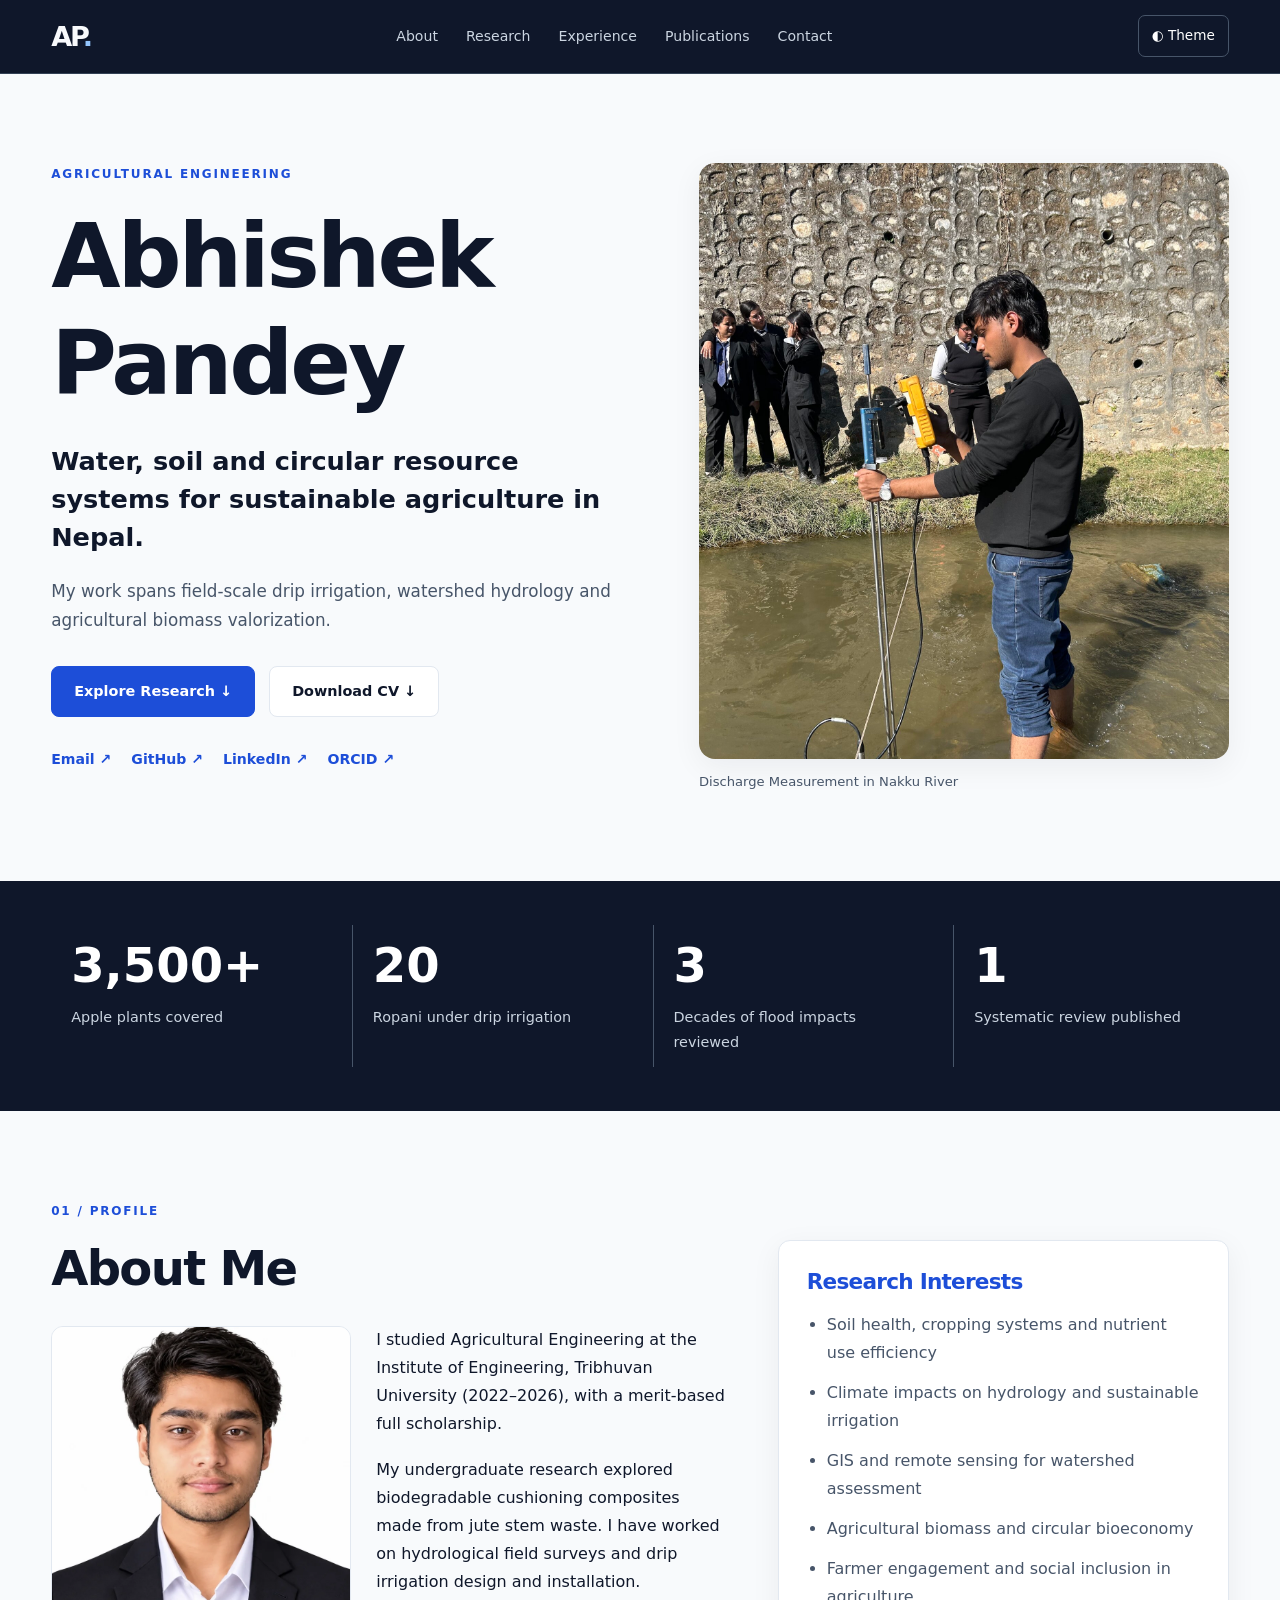
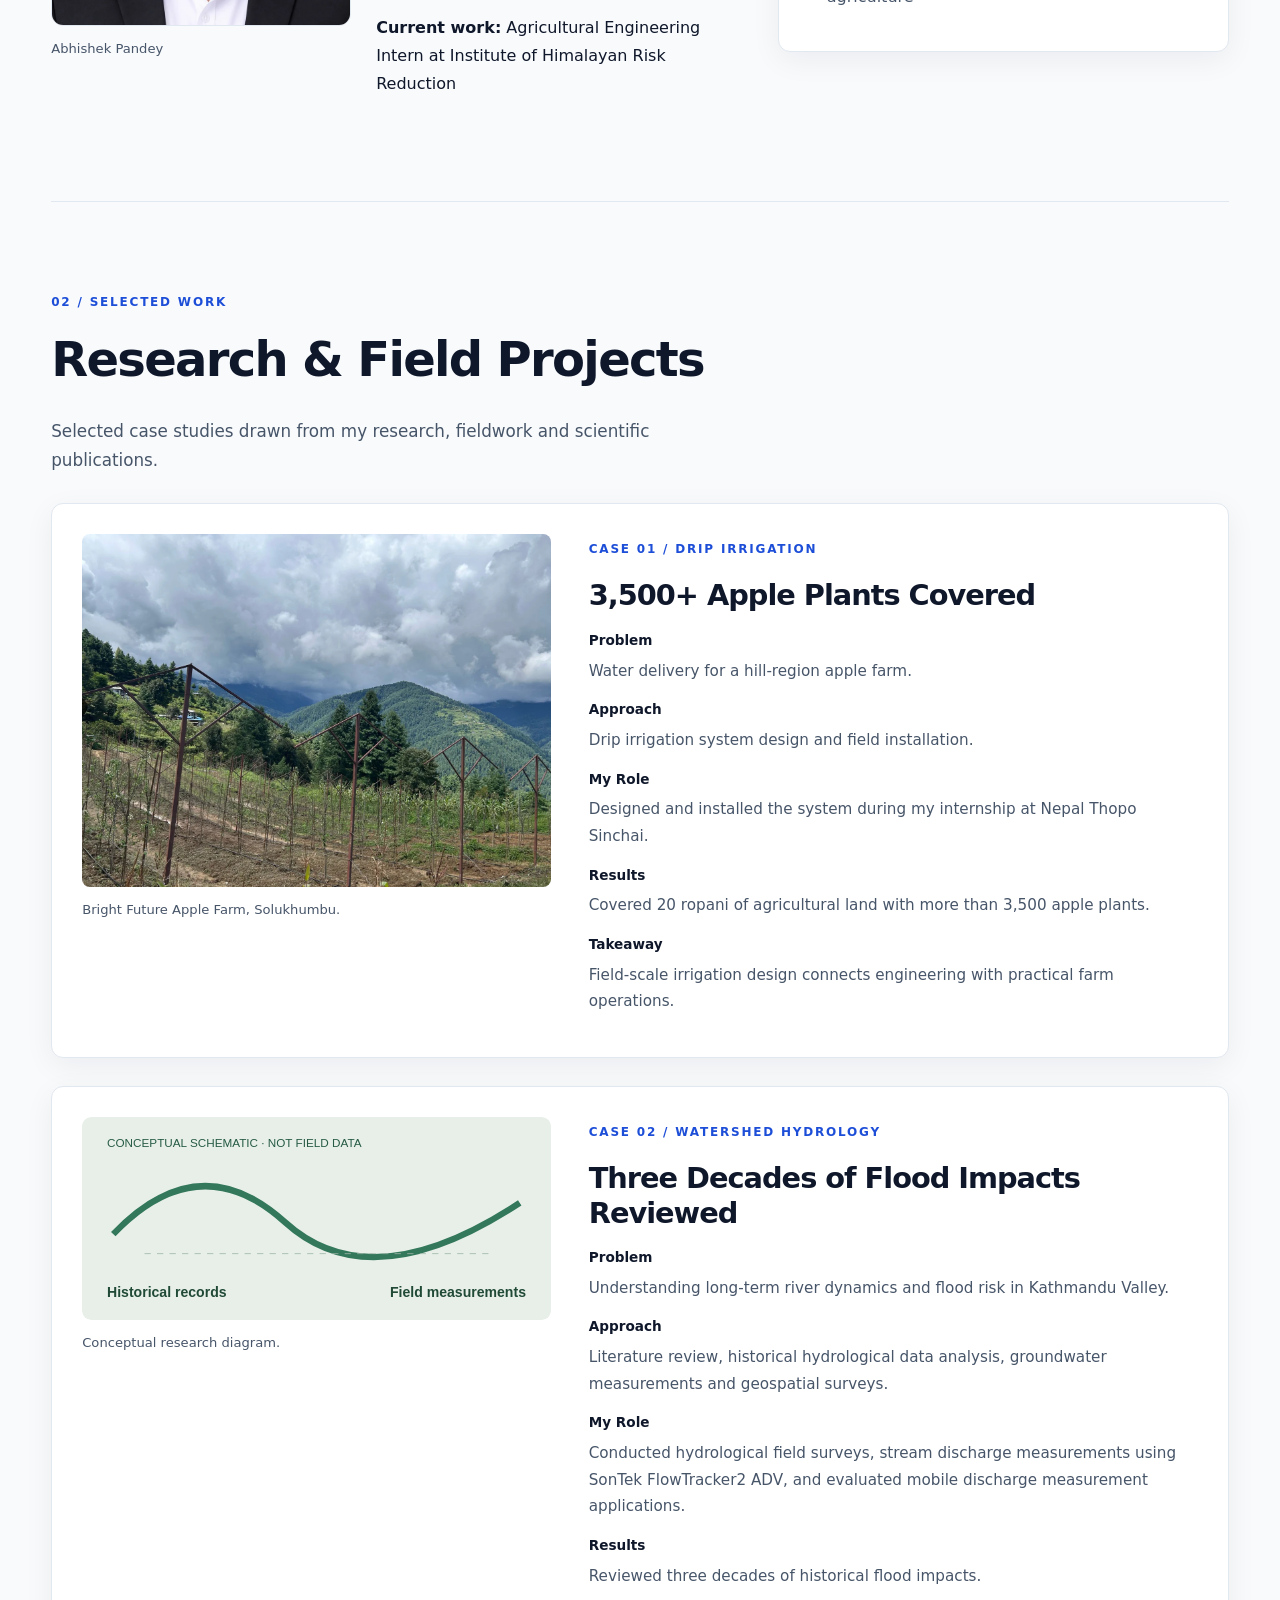
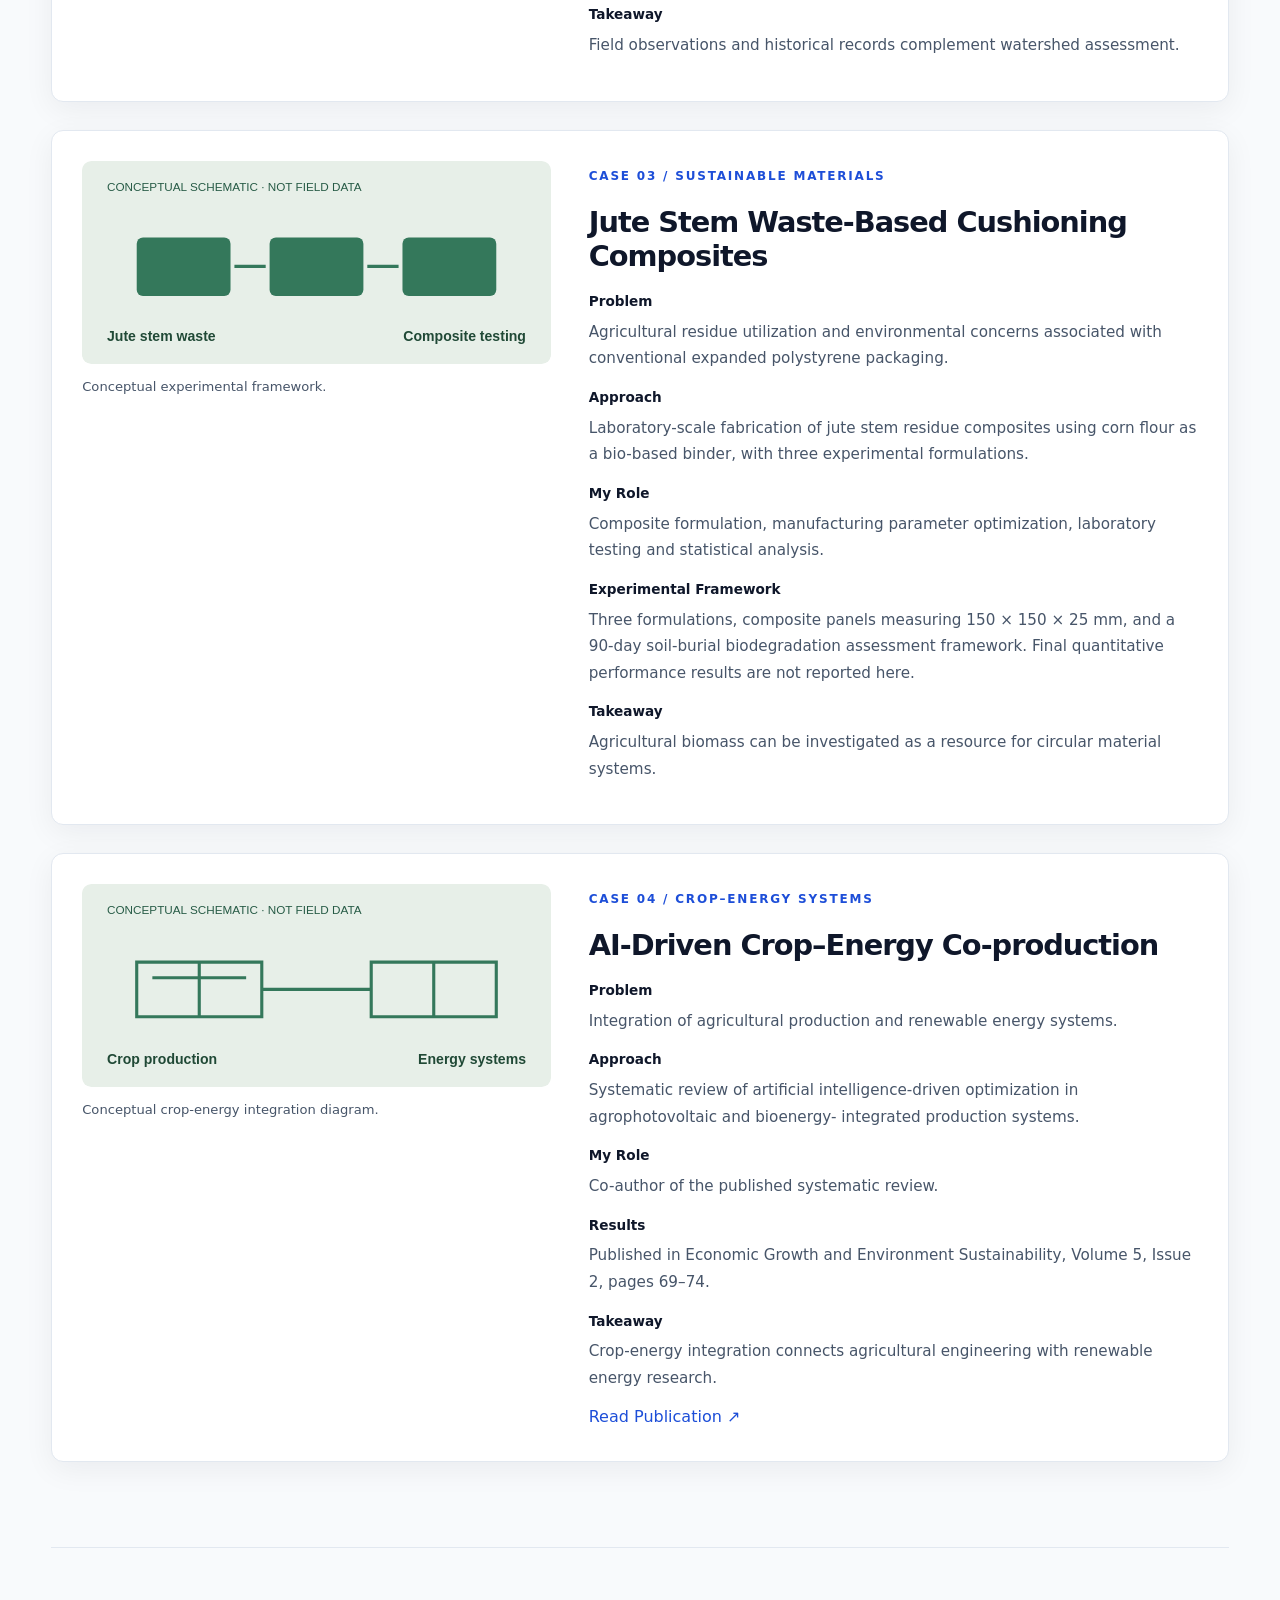
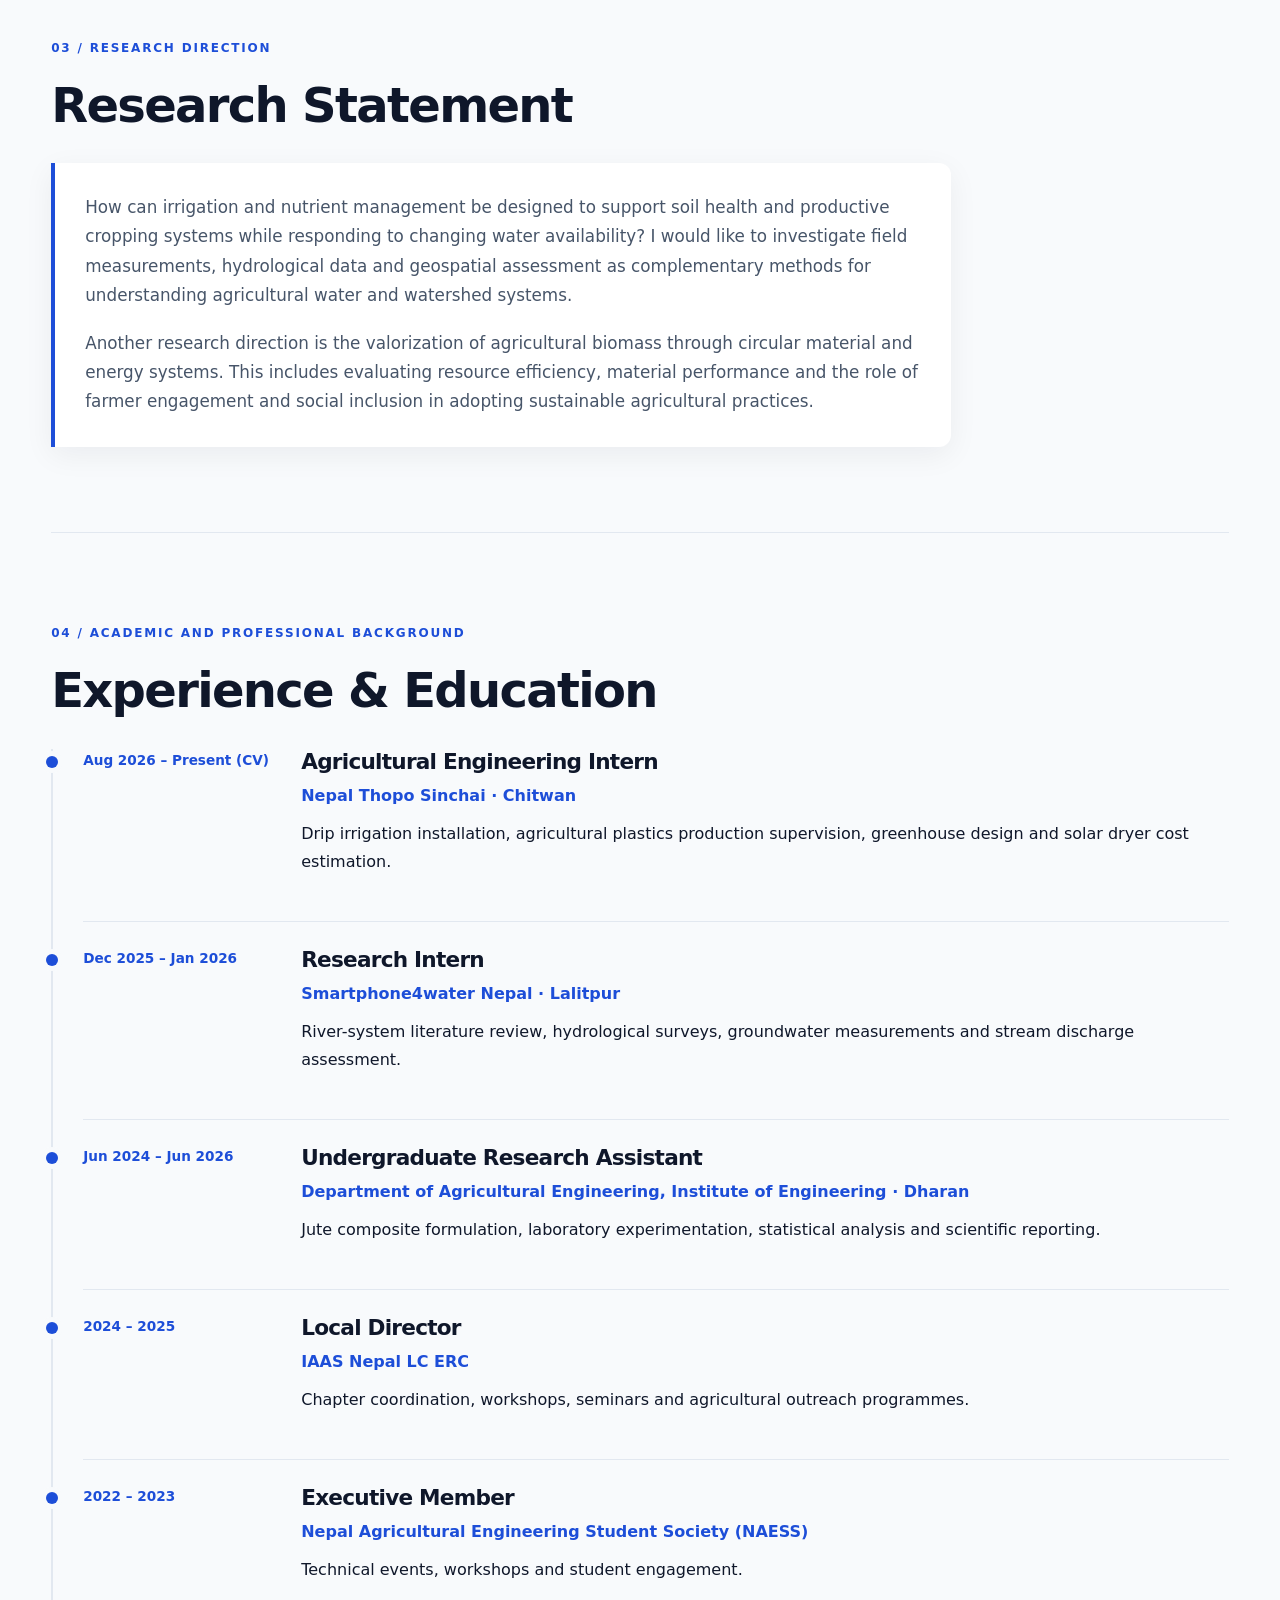
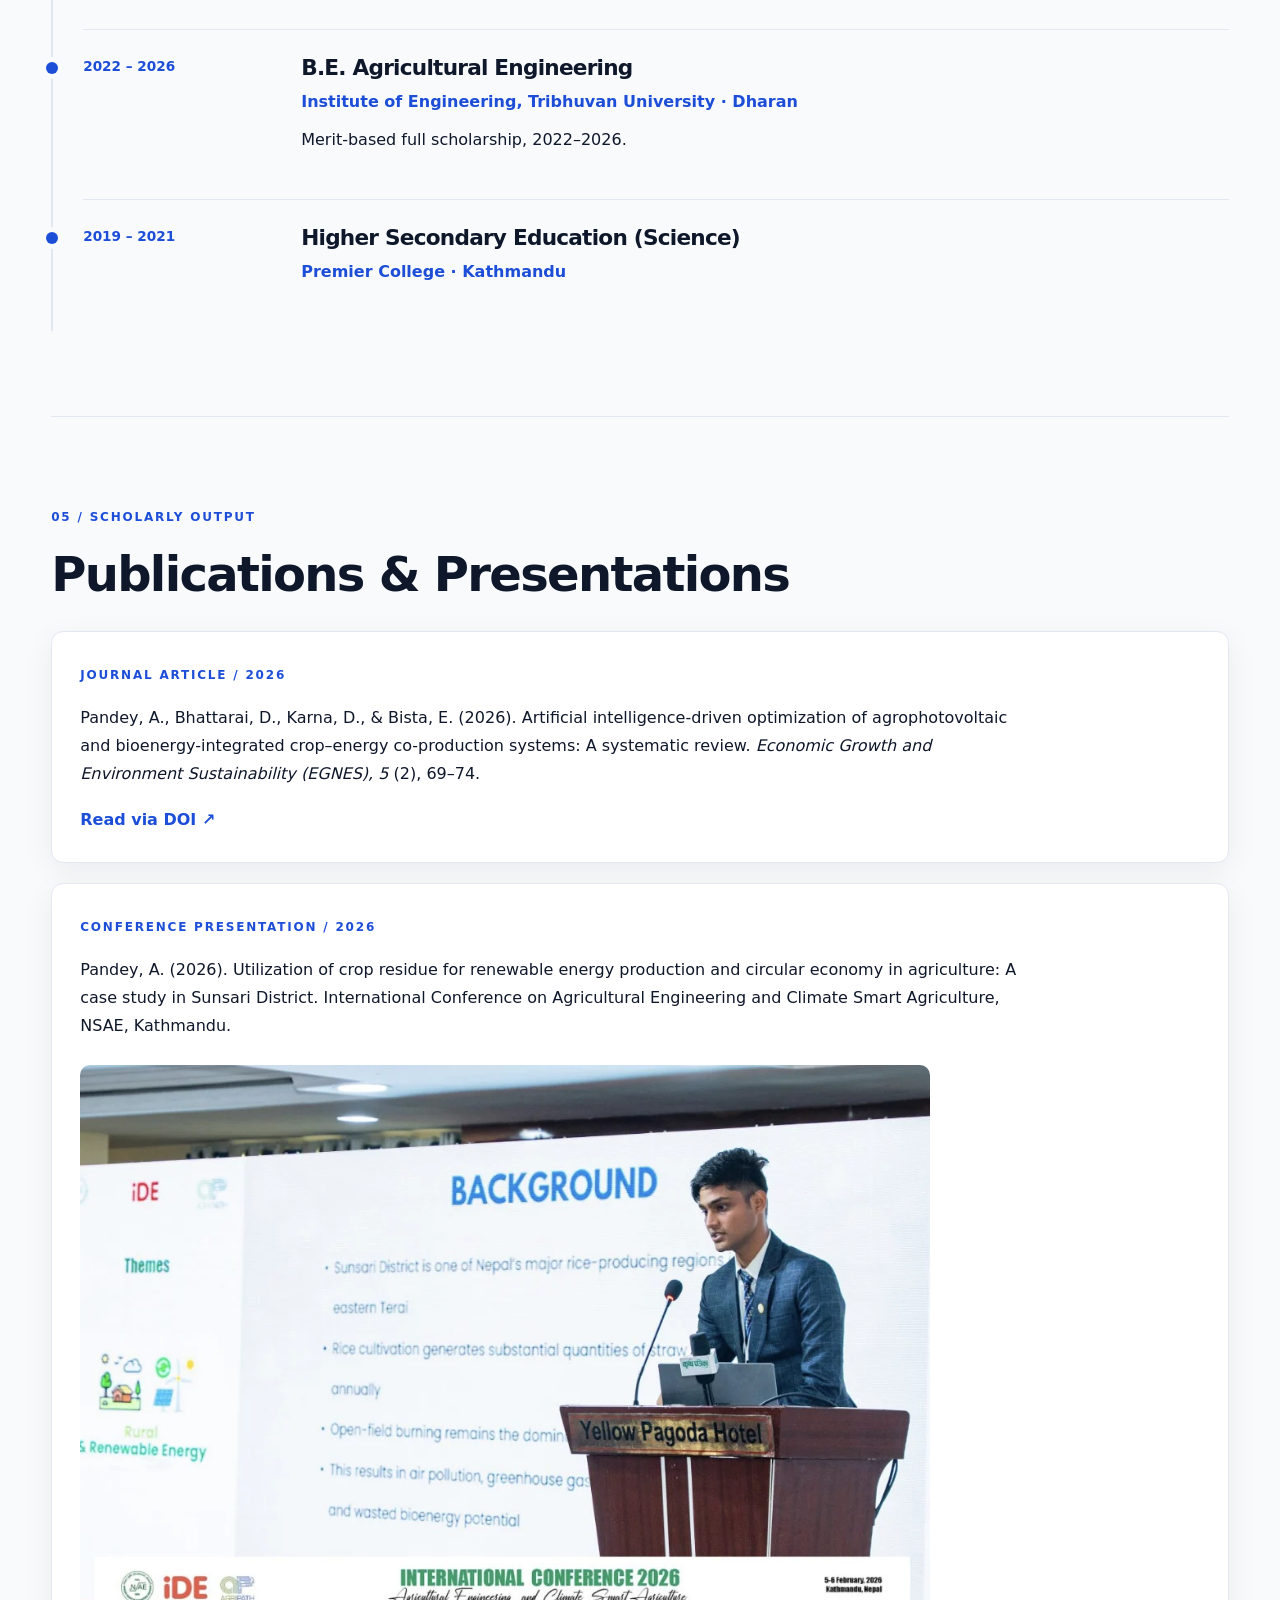
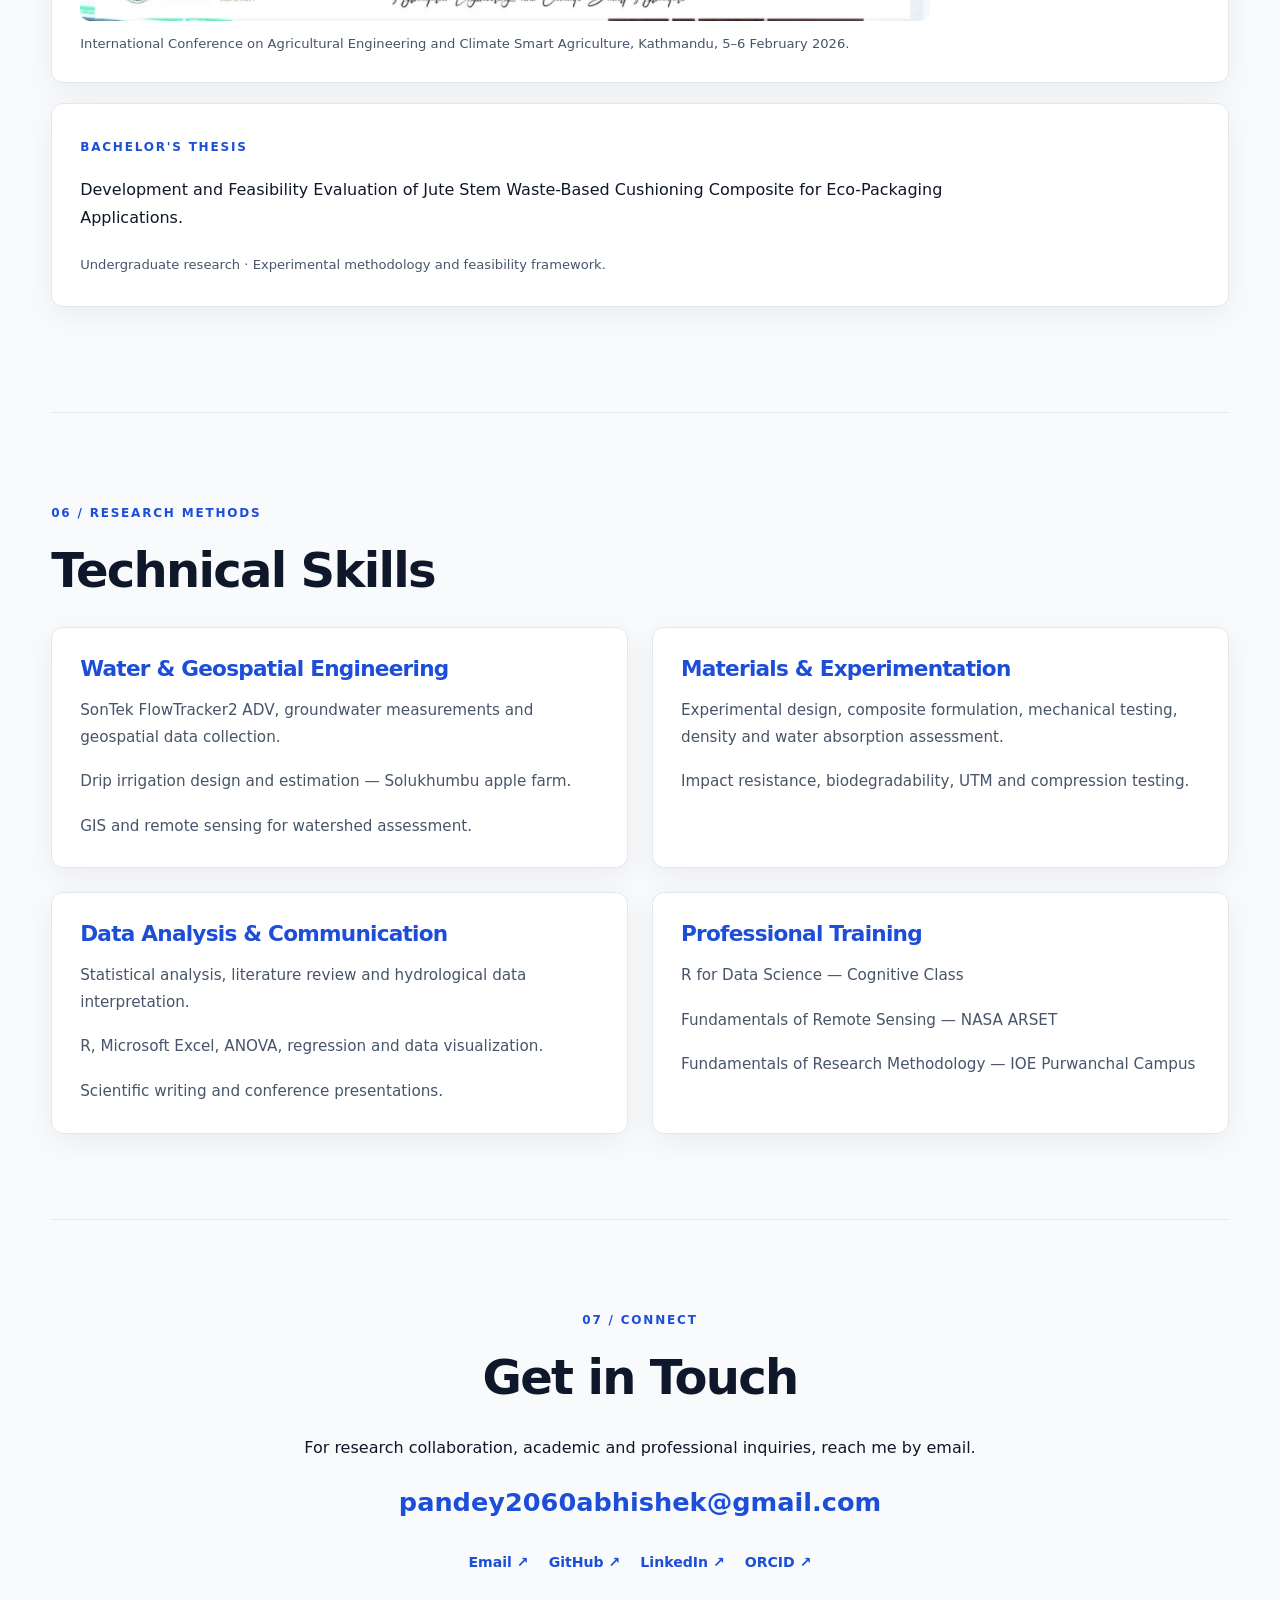
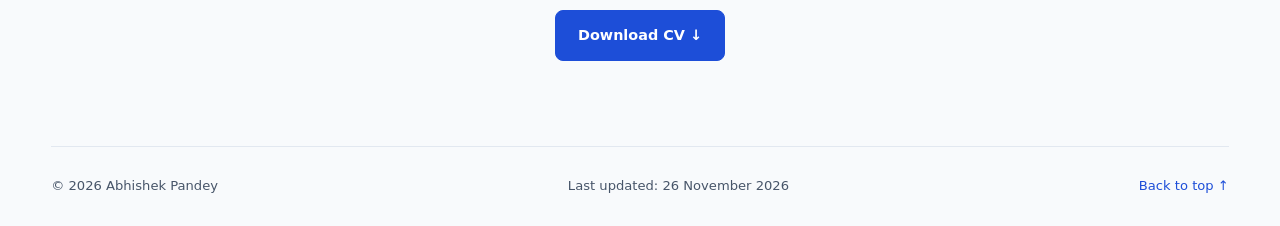
<file: index.html>
<!DOCTYPE html>
<html lang="en">

<head>

    <meta charset="UTF-8">

    <meta name="viewport"
          content="width=device-width, initial-scale=1.0">

    <title>
        Er. Abhishek Pandey | Agricultural Engineering Research Portfolio
    </title>

    <meta name="description"
          content="Abhishek Pandey’s agricultural engineering research in Nepal: irrigation, watershed hydrology, renewable energy, crop-energy systems and sustainable materials.">

    <link rel="canonical"
          href="https://erabhishekpandey.com.np/">

    <meta property="og:type"
          content="profile">

    <meta property="og:title"
          content="Abhishek Pandey | Agricultural Engineering Research">

    <meta property="og:description"
          content="Agricultural engineering research in Nepal: drip irrigation, watershed hydrology, renewable energy and sustainable agricultural materials.">

    <meta property="og:url"
          content="https://erabhishekpandey.com.np/">

    <meta property="og:image"
          content="https://erabhishekpandey.com.np/images/profile.webp">

    <meta property="og:image:alt"
          content="Professional portrait of Abhishek Pandey">

    <meta name="twitter:card"
          content="summary">

    <meta name="twitter:title"
          content="Abhishek Pandey | Agricultural Engineering Research">

    <meta name="twitter:description"
          content="Research in irrigation, hydrology, renewable energy and sustainable agriculture.">

    <meta name="twitter:image"
          content="https://erabhishekpandey.com.np/images/profile.webp">

    <!-- Structured Data -->

    <script type="application/ld+json">
    {
        "@context": "https://schema.org",
        "@type": "Person",
        "name": "Abhishek Pandey",
        "url": "https://erabhishekpandey.com.np/",
        "image": "https://erabhishekpandey.com.np/images/profile.webp",
        "email": "pandey2060abhishek@gmail.com",
        "jobTitle": "Agricultural Engineering Intern",
        "sameAs": [
            "https://github.com/erabhishekpandey",
            "https://www.linkedin.com/in/abhishek-pandey-92237333a/",
            "https://orcid.org/0009-0000-3780-7033"
        ],
        "alumniOf": {
            "@type": "CollegeOrUniversity",
            "name": "Tribhuvan University, Institute of Engineering"
        }
    }
    </script>

    <!-- Stylesheet -->

    <link rel="stylesheet" href="css/style.css">

    <!-- JavaScript -->

    <script src="js/theme.js"></script>
    <script src="js/main.js" defer></script>

    <!-- Privacy-friendly analytics can be added here -->

</head>

<body>

    <a class="skip" href="#main">
        Skip to content
    </a>

    <!-- =========================================
         HEADER AND NAVIGATION
    ========================================== -->

    <header class="header">

        <div class="nav-wrap">

            <a class="brand"
               href="#top"
               aria-label="Abhishek Pandey home">

                AP<span>.</span>

            </a>

            <button class="menu"
                    aria-controls="nav"
                    aria-expanded="false">

                Menu

            </button>

            <nav id="nav" aria-label="Main navigation">

                <a href="#about">About</a>

                <a href="#research">Research</a>

                <a href="#experience">Experience</a>

                <a href="#publications">Publications</a>

                <a href="#contact">Contact</a>

            </nav>

            <button id="theme"
                    aria-label="Switch color theme"
                    aria-pressed="false">

                ◐ <span>Theme</span>

            </button>

        </div>

    </header>

    <main id="main">

        <!-- =====================================
             HERO SECTION
        ====================================== -->

        <section class="hero wrap" id="top">

            <div>

                <span class="eyebrow">

                    AGRICULTURAL ENGINEERING  

                </span>

                <h1>
                    Abhishek<br>
                    Pandey
                </h1>

                <p class="position">

                    Water, soil and circular resource systems
                    for sustainable agriculture in Nepal.

                </p>

                <p class="lede">

                    My work spans field-scale drip irrigation,
                    watershed hydrology and agricultural biomass
                    valorization.

                </p>

                <div class="actions">

                    <a class="btn primary" href="#research">

                        Explore Research ↓

                    </a>

                    <a class="btn"
                       href="assets/cv.pdf"
                       download>

                        Download CV ↓

                    </a>

                </div>

                <div class="social">

                    <a href="mailto:pandey2060abhishek@gmail.com">

                        Email ↗

                    </a>

                    <a href="https://github.com/erabhishekpandey">

                        GitHub ↗

                    </a>

                    <a href="https://www.linkedin.com/in/abhishek-pandey-92237333a/">

                        LinkedIn ↗

                    </a>

                    <a href="https://orcid.org/0009-0000-3780-7033">

                        ORCID ↗

                    </a>

                </div>

            </div>

            <figure class="portrait hero-field">

                <img
                    src="images/Discharge.jpg"
                    alt="Discharge measurement"
                    width="1400"
                    height="1055"
                    fetchpriority="high">

                <figcaption>

                    Discharge Measurement in Nakku River 

                </figcaption>

            </figure>

        </section>

        <!-- =====================================
             RESEARCH IMPACT
        ====================================== -->

        <section class="impact"
                 aria-label="Documented project outcomes">

            <div class="wrap stats">

                <div>
                    <strong>3,500+</strong>
                    <span>Apple plants covered</span>
                </div>

                <div>
                    <strong>20</strong>
                    <span>Ropani under drip irrigation</span>
                </div>

                <div>
                    <strong>3</strong>
                    <span>Decades of flood impacts reviewed</span>
                </div>

                <div>
                    <strong>1</strong>
                    <span>Systematic review published</span>
                </div>

            </div>

        </section>

        <!-- =====================================
             ABOUT ME
        ====================================== -->

        <section class="wrap section" id="about">

            <div class="section-label">

                01 / PROFILE

            </div>

            <div class="about-grid">

                <div>

                    <h2>About Me</h2>

                    <figure class="about-portrait">

                        <img
                            src="images/profile.webp"
                            alt="Professional portrait of Abhishek Pandey"
                            width="850"
                            height="818"
                            loading="lazy">

                        <figcaption>
                            Abhishek Pandey
                        </figcaption>

                    </figure>

                    <p>

                        I studied Agricultural Engineering at
                        the Institute of Engineering, Tribhuvan
                        University (2022–2026), with a merit-based
                        full scholarship.

                    </p>

                    <p>

                        My undergraduate research explored
                        biodegradable cushioning composites made
                        from jute stem waste. I have worked on
                        hydrological field surveys and drip
                        irrigation design and installation.

                    </p>

                    <p>

                        <strong>Current work:</strong>

                        Agricultural Engineering Intern at
                        Institute of Himalayan Risk Reduction

                    </p>

                </div>

                <aside class="panel">

                    <h3>Research Interests</h3>

                    <ul>

                        <li>
                            Soil health, cropping systems and
                            nutrient use efficiency
                        </li>

                        <li>
                            Climate impacts on hydrology and
                            sustainable irrigation
                        </li>

                        <li>
                            GIS and remote sensing for
                            watershed assessment
                        </li>

                        <li>
                            Agricultural biomass and
                            circular bioeconomy
                        </li>

                        <li>
                            Farmer engagement and social
                            inclusion in agriculture
                        </li>

                    </ul>

                </aside>

            </div>

        </section>

        <!-- =====================================
             RESEARCH PROJECTS
        ====================================== -->

        <section class="wrap section" id="research">

            <div class="section-label">

                02 / SELECTED WORK

            </div>

            <h2>Research &amp; Field Projects</h2>

            <p class="lede">

                Selected case studies drawn from my research,
                fieldwork and scientific publications.

            </p>

            <!-- Project 01 -->

            <article class="case">

                <div class="case-image">

                    <img
                        src="images/apple-orchard.webp"
                        alt="Apple orchard irrigation project in the hills of Solukhumbu"
                        width="1400"
                        height="1055"
                        loading="lazy">

                    <p class="note">

                        Bright Future Apple Farm, Solukhumbu.

                    </p>

                </div>

                <div>

                    <span class="eyebrow">

                        CASE 01 / DRIP IRRIGATION

                    </span>

                    <h3>

                        3,500+ Apple Plants Covered

                    </h3>

                    <dl>

                        <dt>Problem</dt>

                        <dd>

                            Water delivery for a hill-region
                            apple farm.

                        </dd>

                        <dt>Approach</dt>

                        <dd>

                            Drip irrigation system design
                            and field installation.

                        </dd>

                        <dt>My Role</dt>

                        <dd>

                            Designed and installed the system
                            during my internship at Nepal
                            Thopo Sinchai.

                        </dd>

                        <dt>Results</dt>

                        <dd>

                            Covered 20 ropani of agricultural
                            land with more than 3,500 apple plants.

                        </dd>

                        <dt>Takeaway</dt>

                        <dd>

                            Field-scale irrigation design
                            connects engineering with practical
                            farm operations.

                        </dd>

                    </dl>

                </div>

            </article>

            <!-- Project 02 -->

            <article class="case">

                <div class="case-image">

                    <img
                        src="images/water.svg"
                        alt="Conceptual diagram of historical records and hydrological field measurements"
                        width="600"
                        height="260"
                        loading="lazy">

                    <p class="note">

                        Conceptual research diagram.

                    </p>

                </div>

                <div>

                    <span class="eyebrow">

                        CASE 02 / WATERSHED HYDROLOGY

                    </span>

                    <h3>

                        Three Decades of Flood Impacts Reviewed

                    </h3>

                    <dl>

                        <dt>Problem</dt>

                        <dd>

                            Understanding long-term river
                            dynamics and flood risk in
                            Kathmandu Valley.

                        </dd>

                        <dt>Approach</dt>

                        <dd>

                            Literature review, historical
                            hydrological data analysis,
                            groundwater measurements and
                            geospatial surveys.

                        </dd>

                        <dt>My Role</dt>

                        <dd>

                            Conducted hydrological field surveys,
                            stream discharge measurements using
                            SonTek FlowTracker2 ADV, and evaluated
                            mobile discharge measurement
                            applications.

                        </dd>

                        <dt>Results</dt>

                        <dd>

                            Reviewed three decades of
                            historical flood impacts.

                        </dd>

                        <dt>Takeaway</dt>

                        <dd>

                            Field observations and historical
                            records complement watershed
                            assessment.

                        </dd>

                    </dl>

                </div>

            </article>

            <!-- Project 03 -->

            <article class="case">

                <div class="case-image">

                    <img
                        src="images/materials.svg"
                        alt="Conceptual diagram of jute stem waste composite development and testing"
                        width="600"
                        height="260"
                        loading="lazy">

                    <p class="note">

                        Conceptual experimental framework.

                    </p>

                </div>

                <div>

                    <span class="eyebrow">

                        CASE 03 / SUSTAINABLE MATERIALS

                    </span>

                    <h3>

                        Jute Stem Waste-Based Cushioning Composites

                    </h3>

                    <dl>

                        <dt>Problem</dt>

                        <dd>

                            Agricultural residue utilization
                            and environmental concerns associated
                            with conventional expanded polystyrene
                            packaging.

                        </dd>

                        <dt>Approach</dt>

                        <dd>

                            Laboratory-scale fabrication of
                            jute stem residue composites using
                            corn flour as a bio-based binder,
                            with three experimental formulations.

                        </dd>

                        <dt>My Role</dt>

                        <dd>

                            Composite formulation, manufacturing
                            parameter optimization, laboratory
                            testing and statistical analysis.

                        </dd>

                        <dt>Experimental Framework</dt>

                        <dd>

                            Three formulations, composite panels
                            measuring 150 × 150 × 25 mm, and a
                            90-day soil-burial biodegradation
                            assessment framework.

                            Final quantitative performance
                            results are not reported here.

                        </dd>

                        <dt>Takeaway</dt>

                        <dd>

                            Agricultural biomass can be
                            investigated as a resource for
                            circular material systems.

                        </dd>

                    </dl>

                </div>

            </article>

            <!-- Project 04 -->

            <article class="case">

                <div class="case-image">

                    <img
                        src="images/energy.svg"
                        alt="Conceptual diagram connecting crop production and renewable energy systems"
                        width="600"
                        height="260"
                        loading="lazy">

                    <p class="note">

                        Conceptual crop-energy integration diagram.

                    </p>

                </div>

                <div>

                    <span class="eyebrow">

                        CASE 04 / CROP–ENERGY SYSTEMS

                    </span>

                    <h3>

                        AI-Driven Crop–Energy Co-production

                    </h3>

                    <dl>

                        <dt>Problem</dt>

                        <dd>

                            Integration of agricultural
                            production and renewable energy
                            systems.

                        </dd>

                        <dt>Approach</dt>

                        <dd>

                            Systematic review of artificial
                            intelligence-driven optimization
                            in agrophotovoltaic and bioenergy-
                            integrated production systems.

                        </dd>

                        <dt>My Role</dt>

                        <dd>

                            Co-author of the published
                            systematic review.

                        </dd>

                        <dt>Results</dt>

                        <dd>

                            Published in Economic Growth and
                            Environment Sustainability,
                            Volume 5, Issue 2, pages 69–74.

                        </dd>

                        <dt>Takeaway</dt>

                        <dd>

                            Crop-energy integration connects
                            agricultural engineering with
                            renewable energy research.

                        </dd>

                    </dl>

                    <a href="https://doi.org/10.26480/egnes.02.2026.69.74">

                        Read Publication ↗

                    </a>

                </div>

            </article>

        </section>

        <!-- =====================================
             RESEARCH STATEMENT
        ====================================== -->

        <section class="wrap section" id="statement">

            <div class="section-label">

                03 / RESEARCH DIRECTION

            </div>

            <h2>Research Statement</h2>

            <div class="statement">

                <p>

                    How can irrigation and nutrient management
                    be designed to support soil health and
                    productive cropping systems while responding
                    to changing water availability?

                    I would like to investigate field
                    measurements, hydrological data and
                    geospatial assessment as complementary
                    methods for understanding agricultural
                    water and watershed systems.

                </p>

                <p>

                    Another research direction is the
                    valorization of agricultural biomass
                    through circular material and energy
                    systems. This includes evaluating resource
                    efficiency, material performance and the
                    role of farmer engagement and social
                    inclusion in adopting sustainable
                    agricultural practices.

                </p>

            </div>

        </section>

        <!-- =====================================
             EXPERIENCE AND EDUCATION
        ====================================== -->

        <section class="wrap section" id="experience">

            <div class="section-label">

                04 / ACADEMIC AND PROFESSIONAL BACKGROUND

            </div>

            <h2>Experience &amp; Education</h2>

            <div class="timeline">

                <article>

                    <time>Aug 2026 – Present (CV)</time>

                    <div>

                        <h3>Agricultural Engineering Intern</h3>

                        <p class="org">

                            Nepal Thopo Sinchai · Chitwan

                        </p>

                        <p>

                            Drip irrigation installation,
                            agricultural plastics production
                            supervision, greenhouse design
                            and solar dryer cost estimation.

                        </p>

                    </div>

                </article>

                <article>

                    <time>Dec 2025 – Jan 2026</time>

                    <div>

                        <h3>Research Intern</h3>

                        <p class="org">

                            Smartphone4water Nepal · Lalitpur

                        </p>

                        <p>

                            River-system literature review,
                            hydrological surveys, groundwater
                            measurements and stream discharge
                            assessment.

                        </p>

                    </div>

                </article>

                <article>

                    <time>Jun 2024 – Jun 2026</time>

                    <div>

                        <h3>Undergraduate Research Assistant</h3>

                        <p class="org">

                            Department of Agricultural Engineering,
                            Institute of Engineering · Dharan

                        </p>

                        <p>

                            Jute composite formulation,
                            laboratory experimentation,
                            statistical analysis and
                            scientific reporting.

                        </p>

                    </div>

                </article>

                <article>

                    <time>2024 – 2025</time>

                    <div>

                        <h3>Local Director</h3>

                        <p class="org">IAAS Nepal LC ERC</p>

                        <p>

                            Chapter coordination, workshops,
                            seminars and agricultural
                            outreach programmes.

                        </p>

                    </div>

                </article>

                <article>

                    <time>2022 – 2023</time>

                    <div>

                        <h3>Executive Member</h3>

                        <p class="org">

                            Nepal Agricultural Engineering
                            Student Society (NAESS)

                        </p>

                        <p>

                            Technical events, workshops
                            and student engagement.

                        </p>

                    </div>

                </article>

                <article>

                    <time>2022 – 2026</time>

                    <div>

                        <h3>B.E. Agricultural Engineering</h3>

                        <p class="org">

                            Institute of Engineering,
                            Tribhuvan University · Dharan

                        </p>

                        <p>

                            Merit-based full scholarship,
                            2022–2026.

                        </p>

                    </div>

                </article>

                <article>

                    <time>2019 – 2021</time>

                    <div>

                        <h3>

                            Higher Secondary Education
                            (Science)

                        </h3>

                        <p class="org">

                            Premier College · Kathmandu

                        </p>

                    </div>

                </article>

            </div>

        </section>

        <!-- =====================================
             PUBLICATIONS
        ====================================== -->

        <section class="wrap section" id="publications">

            <div class="section-label">

                05 / SCHOLARLY OUTPUT

            </div>

            <h2>Publications &amp; Presentations</h2>

            <article class="output">

                <span class="eyebrow">

                    JOURNAL ARTICLE / 2026

                </span>

                <p>

                    Pandey, A., Bhattarai, D., Karna, D.,
                    &amp; Bista, E. (2026).

                    Artificial intelligence-driven optimization
                    of agrophotovoltaic and bioenergy-integrated
                    crop–energy co-production systems:
                    A systematic review.

                    <em>

                        Economic Growth and Environment
                        Sustainability (EGNES), 5

                    </em>

                    (2), 69–74.

                </p>

                <a href="https://doi.org/10.26480/egnes.02.2026.69.74">

                    Read via DOI ↗

                </a>

            </article>

            <article class="output">

                <span class="eyebrow">

                    CONFERENCE PRESENTATION / 2026

                </span>

                <p>

                    Pandey, A. (2026).

                    Utilization of crop residue for renewable
                    energy production and circular economy in
                    agriculture: A case study in Sunsari
                    District.

                    International Conference on Agricultural
                    Engineering and Climate Smart Agriculture,
                    NSAE, Kathmandu.

                </p>

                <figure class="conference-photo">

                    <img
                        src="images/conference.webp"
                        alt="Abhishek Pandey presenting research on crop residue utilization at an agricultural engineering conference"
                        width="1038"
                        height="678"
                        loading="lazy">

                    <figcaption>

                        International Conference on Agricultural
                        Engineering and Climate Smart Agriculture,
                        Kathmandu, 5–6 February 2026.

                    </figcaption>

                </figure>

            </article>

            <article class="output">

                <span class="eyebrow">

                    BACHELOR'S THESIS

                </span>

                <p>

                    Development and Feasibility Evaluation
                    of Jute Stem Waste-Based Cushioning Composite
                    for Eco-Packaging Applications.

                </p>

                <span class="note">

                    Undergraduate research · Experimental
                    methodology and feasibility framework.

                </span>

            </article>

        </section>

        <!-- =====================================
             TECHNICAL SKILLS
        ====================================== -->

        <section class="wrap section" id="skills">

            <div class="section-label">

                06 / RESEARCH METHODS

            </div>

            <h2>Technical Skills</h2>

            <div class="skill-grid">

                <article class="panel">

                    <h3>Water &amp; Geospatial Engineering</h3>

                    <p>

                        SonTek FlowTracker2 ADV,
                        groundwater measurements and
                        geospatial data collection.

                    </p>

                    <p>

                        Drip irrigation design and estimation
                        — Solukhumbu apple farm.

                    </p>

                    <p>

                        GIS and remote sensing for
                        watershed assessment.

                    </p>

                </article>

                <article class="panel">

                    <h3>Materials &amp; Experimentation</h3>

                    <p>

                        Experimental design, composite
                        formulation, mechanical testing,
                        density and water absorption
                        assessment.

                    </p>

                    <p>

                        Impact resistance, biodegradability,
                        UTM and compression testing.

                    </p>

                </article>

                <article class="panel">

                    <h3>Data Analysis &amp; Communication</h3>

                    <p>

                        Statistical analysis, literature
                        review and hydrological data
                        interpretation.

                    </p>

                    <p>

                        R, Microsoft Excel, ANOVA,
                        regression and data visualization.

                    </p>

                    <p>

                        Scientific writing and conference
                        presentations.

                    </p>

                </article>

                <article class="panel">

                    <h3>Professional Training</h3>

                    <p>

                        R for Data Science — Cognitive Class

                    </p>

                    <p>

                        Fundamentals of Remote Sensing
                        — NASA ARSET

                    </p>

                    <p>

                        Fundamentals of Research Methodology
                        — IOE Purwanchal Campus

                    </p>

                </article>

            </div>

        </section>

        <!-- =====================================
             CONTACT
        ====================================== -->

        <section class="wrap section contact" id="contact">

            <div class="section-label">

                07 / CONNECT

            </div>

            <h2>Get in Touch</h2>

            <p>

                For research collaboration, academic and
                professional inquiries, reach me by email.

            </p>

            <a class="email"
               href="mailto:pandey2060abhishek@gmail.com">

                pandey2060abhishek@gmail.com

            </a>

            <div class="social">

                <a href="mailto:pandey2060abhishek@gmail.com">

                    Email ↗

                </a>

                <a href="https://github.com/erabhishekpandey">

                    GitHub ↗

                </a>

                <a href="https://www.linkedin.com/in/abhishek-pandey-92237333a/">

                    LinkedIn ↗

                </a>

                <a href="https://orcid.org/0009-0000-3780-7033">

                    ORCID ↗

                </a>

            </div>

            <a class="btn primary"
               href="assets/cv.pdf"
               download>

                Download CV ↓

            </a>

        </section>

    </main>

    <!-- =========================================
         FOOTER
    ========================================== -->

    <footer class="wrap footer">

        <span>

            © 2026 Abhishek Pandey

        </span>

        <span>

            Last updated:

            <time datetime="2026-11-26">

                26 November 2026

            </time>

        </span>

        <a href="#top">

            Back to top ↑

        </a>

    </footer>

</body>

</html>
</file>
<file: css/style.css>
/* ==========================================
   ABHISHEK PANDEY — ACADEMIC PORTFOLIO
   Professional Navy Blue Theme
========================================== */


/* 01. LIGHT THEME */

:root {

    color-scheme: light;

    --bg: #F8FAFC;
    --surface: #FFFFFF;
    --text: #0F172A;
    --muted: #475569;

    --accent: #1D4ED8;
    --accent-hover: #1E40AF;

    --border: #E2E8F0;
    --soft: #EFF6FF;

    --nav-bg: #0F172A;
    --nav-text: #F8FAFC;
    --nav-accent: #93C5FD;

    --impact-bg: #0F172A;
    --impact-text: #FFFFFF;

    --shadow: 0 8px 30px rgba(15, 23, 42, 0.06);

    --radius: 12px;
    --max-width: 1200px;

}


/* 02. DARK THEME */

[data-theme="dark"],
html.dark,
body.dark,
.dark-mode {

    color-scheme: dark;

    --bg: #0B1120;
    --surface: #111C30;
    --text: #F1F5F9;
    --muted: #B6C2D3;

    --accent: #93C5FD;
    --accent-hover: #BFDBFE;

    --border: #334155;
    --soft: #172554;

    --nav-bg: #080F1C;
    --nav-text: #F8FAFC;
    --nav-accent: #93C5FD;

    --impact-bg: #111C30;
    --impact-text: #FFFFFF;

    --shadow: 0 8px 30px rgba(0, 0, 0, 0.18);

}


/* 03. GLOBAL SETTINGS */

*,
*::before,
*::after {

    box-sizing: border-box;

}

html {

    scroll-behavior: smooth;
    scroll-padding-top: 100px;

}

body {

    margin: 0;

    background: var(--bg);
    color: var(--text);

    font-family: system-ui, -apple-system,
                 BlinkMacSystemFont, "Segoe UI",
                 sans-serif;

    font-size: 16px;
    line-height: 1.75;

    -webkit-font-smoothing: antialiased;

    transition: background-color 0.2s ease,
                color 0.2s ease;

}

img {

    display: block;
    max-width: 100%;
    height: auto;

}

figure {

    margin: 0;

}

a {

    color: var(--accent);
    text-decoration: none;
    overflow-wrap: anywhere;

}

a:hover {

    text-decoration: underline;
    text-underline-offset: 5px;

}

button {

    font: inherit;
    cursor: pointer;

}

a:focus-visible,
button:focus-visible {

    outline: 3px solid var(--accent);
    outline-offset: 5px;

}

::selection {

    background: #BFDBFE;
    color: #0F172A;

}


/* 04. TYPOGRAPHY */

h1,
h2,
h3 {

    color: var(--text);
    line-height: 1.2;
    margin-top: 0;
    letter-spacing: -0.035em;

}

h1 {

    font-size: clamp(3rem, 7vw, 6rem);
    font-weight: 750;
    margin-bottom: 24px;

}

h1 span {

    color: var(--accent);

}

h2 {

    font-size: clamp(1.9rem, 4vw, 3rem);
    font-weight: 700;
    margin-bottom: 28px;

}

h3 {

    font-size: 1.35rem;
    font-weight: 650;
    margin-bottom: 15px;

}

p {

    margin-top: 0;
    margin-bottom: 18px;

}

.eyebrow,
.section-label {

    display: inline-block;

    font-size: 0.75rem;
    font-weight: 700;
    letter-spacing: 0.15em;
    text-transform: uppercase;

    color: var(--accent);

    margin-bottom: 18px;

}

.lede {

    color: var(--muted);
    font-size: 1.05rem;
    max-width: 700px;

}

.note,
figcaption {

    color: var(--muted);
    font-size: 0.82rem;
    line-height: 1.6;

}

figcaption {

    margin-top: 12px;

}


/* 05. CONTAINERS */

.wrap {

    width: min(92%, var(--max-width));
    margin-inline: auto;

}

.section {

    padding-block: 85px;
    border-bottom: 1px solid var(--border);

}


/* 06. ACCESSIBILITY */

.skip {

    position: absolute;
    top: -100px;
    left: 20px;

    padding: 12px 20px;

    background: #1D4ED8;
    color: #FFFFFF;

    border-radius: 6px;

    z-index: 9999;

}

.skip:focus {

    top: 10px;

}


/* 07. NAVIGATION */

.header {

    position: sticky;
    top: 0;
    z-index: 1000;

    background: var(--nav-bg);
    border-bottom: 1px solid #334155;

}

.nav-wrap {

    width: min(92%, var(--max-width));
    margin-inline: auto;

    min-height: 72px;

    display: flex;
    align-items: center;
    justify-content: space-between;

    gap: 24px;

}

.brand {

    font-size: 1.7rem;
    font-weight: 800;
    letter-spacing: -0.08em;

    color: var(--nav-text);

}

.brand span {

    color: var(--nav-accent);

}

.brand:hover {

    text-decoration: none;

}

#nav {

    display: flex;
    align-items: center;
    gap: 28px;

}

#nav a {

    color: #CBD5E1;
    font-size: 0.88rem;
    font-weight: 500;

    padding-block: 24px;

    transition: color 0.2s ease;

}

#nav a:hover,
#nav a.active,
#nav a[aria-current] {

    color: #FFFFFF;

}

#nav a.active,
#nav a[aria-current] {

    text-decoration: underline;
    text-decoration-color: #93C5FD;
    text-underline-offset: 8px;

}

#theme,
.menu {

    border: 1px solid #475569;
    border-radius: 7px;

    background: transparent;
    color: #FFFFFF;

    padding: 8px 13px;
    font-size: 0.85rem;

}

#theme:hover,
.menu:hover {

    background: #334155;

}

.header :focus-visible {

    outline-color: #93C5FD;

}

.menu {

    display: none;

}


/* 08. HERO SECTION */

.hero {

    min-height: 620px;
    padding-block: 85px;

    display: grid;

    grid-template-columns:
        minmax(0, 1.1fr)
        minmax(0, 1fr);

    align-items: center;
    gap: 65px;

}

.position {

    font-size: clamp(1.2rem, 2.5vw, 1.6rem);
    line-height: 1.5;
    font-weight: 550;

    color: var(--text);

    margin-bottom: 20px;

}

.hero-field {

    align-self: center;

}

.hero-field img {

    width: 100%;
    aspect-ratio: 4 / 4.5;

    object-fit: cover;

    border-radius: 16px;

    box-shadow: var(--shadow);

}


/* 09. BUTTONS */

.actions {

    display: flex;
    flex-wrap: wrap;
    gap: 14px;

    margin-block: 30px;

}

.btn {

    display: inline-flex;

    justify-content: center;
    align-items: center;

    min-height: 46px;

    padding: 12px 22px;

    color: var(--text);
    background: var(--surface);

    border: 1px solid var(--border);
    border-radius: 8px;

    font-size: 0.9rem;
    font-weight: 650;

    transition: background-color 0.2s ease,
                transform 0.2s ease;

}

.btn:hover {

    background: var(--soft);
    text-decoration: none;
    transform: translateY(-2px);

}

.btn.primary {

    background: #1D4ED8;
    color: #FFFFFF;
    border-color: #1D4ED8;

}

.btn.primary:hover {

    background: #1E40AF;
    border-color: #1E40AF;

}


/* 10. SOCIAL LINKS */

.social {

    display: flex;
    flex-wrap: wrap;

    gap: 20px;

    margin-block: 25px;

}

.social a {

    font-size: 0.88rem;
    font-weight: 600;

    color: var(--accent);

}


/* 11. RESEARCH IMPACT STRIP */

.impact {

    background: var(--impact-bg);
    color: var(--impact-text);

    padding-block: 44px;

}

.stats {

    display: grid;
    grid-template-columns: repeat(4, 1fr);

    gap: 25px;

}

.stats > div {

    padding: 12px 20px;

    border-left: 1px solid #475569;

}

.stats > div:first-child {

    border-left: none;

}

.stats strong {

    display: block;

    color: #FFFFFF;

    font-size: clamp(2rem, 4vw, 3rem);
    font-weight: 750;

    font-variant-numeric: tabular-nums;
    line-height: 1.2;

    margin-bottom: 10px;

}

.stats span {

    display: block;

    color: #CBD5E1;
    font-size: 0.9rem;

}


/* 12. ABOUT SECTION */

.about-grid {

    display: grid;

    grid-template-columns:
        minmax(0, 1.5fr)
        minmax(0, 1fr);

    gap: 50px;
    align-items: start;

}

.about-portrait {

    width: 300px;

    float: left;

    margin: 0 25px 15px 0;

}

.about-portrait img {

    aspect-ratio: 1 / 1;
    width: 100%;

    object-fit: cover;

    border-radius: 12px;

    border: 1px solid var(--border);

}

.about-grid > div::after {

    content: "";
    display: block;
    clear: both;

}


/* 13. PANELS */

.panel {

    background: var(--surface);

    border: 1px solid var(--border);
    border-radius: var(--radius);

    padding: 28px;

    box-shadow: var(--shadow);

}

.panel h3 {

    color: var(--accent);

}

.panel p {

    color: var(--muted);
    font-size: 0.95rem;

}

.panel p:last-child {

    margin-bottom: 0;

}

.panel ul {

    padding-left: 20px;

    margin-bottom: 0;

}

.panel li {

    margin-bottom: 12px;
    color: var(--muted);

}


/* 14. RESEARCH CASE STUDIES */

.case {

    display: grid;

    grid-template-columns:
        minmax(0, 1fr)
        minmax(0, 1.3fr);

    gap: 38px;

    align-items: start;

    padding: 30px;

    margin-top: 28px;

    background: var(--surface);

    border: 1px solid var(--border);
    border-radius: var(--radius);

    box-shadow: var(--shadow);

}

.case-image img {

    width: 100%;

    border-radius: 8px;
    object-fit: cover;

}

.case-image .note {

    margin-top: 12px;

}

.case h3 {

    font-size: clamp(1.3rem, 3vw, 1.8rem);

}

.case dl {

    margin-bottom: 0;

}

.case dt {

    color: var(--text);

    font-weight: 700;
    font-size: 0.85rem;

    margin-top: 14px;

}

.case dd {

    margin: 5px 0 12px;

    color: var(--muted);

    font-size: 0.95rem;

}


/* 15. RESEARCH STATEMENT */

.statement {

    max-width: 900px;

    padding: 30px;

    border-left: 4px solid var(--accent);

    border-radius: 0 12px 12px 0;

    background: var(--surface);

    box-shadow: var(--shadow);

}

.statement p {

    font-size: 1.05rem;
    color: var(--muted);

}

.statement p:last-child {

    margin-bottom: 0;

}


/* 16. EXPERIENCE TIMELINE */

.timeline {

    margin-top: 30px;

    border-left: 2px solid var(--border);

    padding-left: 30px;

}

.timeline article {

    position: relative;

    display: grid;

    grid-template-columns:
        190px minmax(0, 1fr);

    gap: 28px;

    padding: 0 0 35px;

    margin-bottom: 25px;

    border-bottom: 1px solid var(--border);

}

.timeline article::before {

    content: "";

    position: absolute;

    left: -37px;
    top: 7px;

    width: 12px;
    height: 12px;

    border-radius: 50%;

    background: var(--accent);

    box-shadow: 0 0 0 5px var(--bg);

}

.timeline article:last-child {

    margin-bottom: 0;
    border-bottom: none;

}

.timeline time {

    color: var(--accent);

    font-size: 0.85rem;
    font-weight: 650;

}

.timeline h3 {

    margin-bottom: 7px;

}

.org {

    font-weight: 600;
    color: var(--accent);

}

.timeline p {

    margin-bottom: 10px;

}


/* 17. PUBLICATIONS */

.output {

    background: var(--surface);

    border: 1px solid var(--border);
    border-radius: var(--radius);

    padding: 28px;

    margin-bottom: 20px;

    box-shadow: var(--shadow);

}

.output p {

    max-width: 950px;

}

.output a {

    font-weight: 650;

}

.conference-photo {

    margin-top: 25px;

    max-width: 850px;

}

.conference-photo img {

    width: 100%;

    border-radius: 10px;

}


/* 18. TECHNICAL SKILLS */

.skill-grid {

    display: grid;

    grid-template-columns:
        repeat(2, minmax(0, 1fr));

    gap: 24px;

}


/* 19. CONTACT SECTION */

.contact {

    text-align: center;

}

.contact .email {

    display: inline-block;

    font-size: clamp(1rem, 3vw, 1.6rem);
    font-weight: 650;

    overflow-wrap: anywhere;

}

.contact .social {

    justify-content: center;

}

.contact .btn {

    margin-top: 10px;

}


/* 20. FOOTER */

.footer {

    display: flex;
    flex-wrap: wrap;

    justify-content: space-between;
    align-items: center;

    padding-block: 28px;

    gap: 20px;

    font-size: 0.82rem;

    color: var(--muted);

}


/* 21. TABLET RESPONSIVE DESIGN */

@media (max-width: 1000px) {

    .hero {

        gap: 35px;

        min-height: auto;

    }

    #nav {

        gap: 18px;

    }

    .about-grid {

        gap: 25px;

    }

    .case {

        gap: 25px;

        padding: 24px;

    }

}


/* 22. MOBILE RESPONSIVE DESIGN */

@media (max-width: 768px) {

    html {

        scroll-padding-top: 85px;

    }

    .nav-wrap {

        min-height: 64px;

        gap: 12px;

    }

    .menu {

        display: block;

        margin-left: auto;

    }

    #nav {

        display: none;

        position: absolute;

        top: 64px;
        left: 0;
        right: 0;

        padding: 15px 5%;

        background: var(--nav-bg);

        border-top: 1px solid #334155;

        flex-direction: column;

        align-items: stretch;

        gap: 0;

    }

    #nav.open,
    #nav.is-open,
    #nav.show,
    #nav.active,
    .menu[aria-expanded="true"] + #nav {

        display: flex;

    }

    #nav a {

        padding: 12px 0;

    }

    .hero {

        grid-template-columns: 1fr;

        gap: 30px;

        padding-block: 50px;

    }

    .hero-field img {

        aspect-ratio: 4 / 3;

    }

    h1 {

        font-size: clamp(3rem, 12vw, 4.5rem);

    }

    .section {

        padding-block: 55px;

    }

    .stats {

        grid-template-columns:
            repeat(2, minmax(0, 1fr));

        gap: 20px;

    }

    .stats > div {

        padding: 10px 14px;

        border-left: 0;

    }

    .about-grid,
    .case,
    .skill-grid {

        grid-template-columns: 1fr;

    }

    .about-portrait {

        width: 140px;

        margin-right: 18px;

    }

    .timeline article {

        grid-template-columns: 1fr;

        gap: 10px;

    }

    .panel,
    .output,
    .statement {

        padding: 22px;

    }

    .footer {

        flex-direction: column;

        align-items: flex-start;

    }

}


/* 23. SMALL MOBILE DEVICES */

@media (max-width: 400px) {

    body {

        font-size: 15px;

    }

    .wrap {

        width: 90%;

    }

    #theme span {

        display: none;

    }

    .actions {

        flex-direction: column;

    }

    .actions .btn {

        width: 100%;

    }

    .about-portrait {

        float: none;

        width: 150px;

        margin-bottom: 20px;

    }

    .case {

        padding: 18px;

    }

    .social {

        gap: 14px;

    }

    .stats strong {

        font-size: 2rem;

    }

}


/* 24. REDUCED MOTION ACCESSIBILITY */

@media (prefers-reduced-motion: reduce) {

    html {

        scroll-behavior: auto;

    }

    *,
    *::before,
    *::after {

        animation: none !important;
        transition: none !important;

    }

}
</file>
